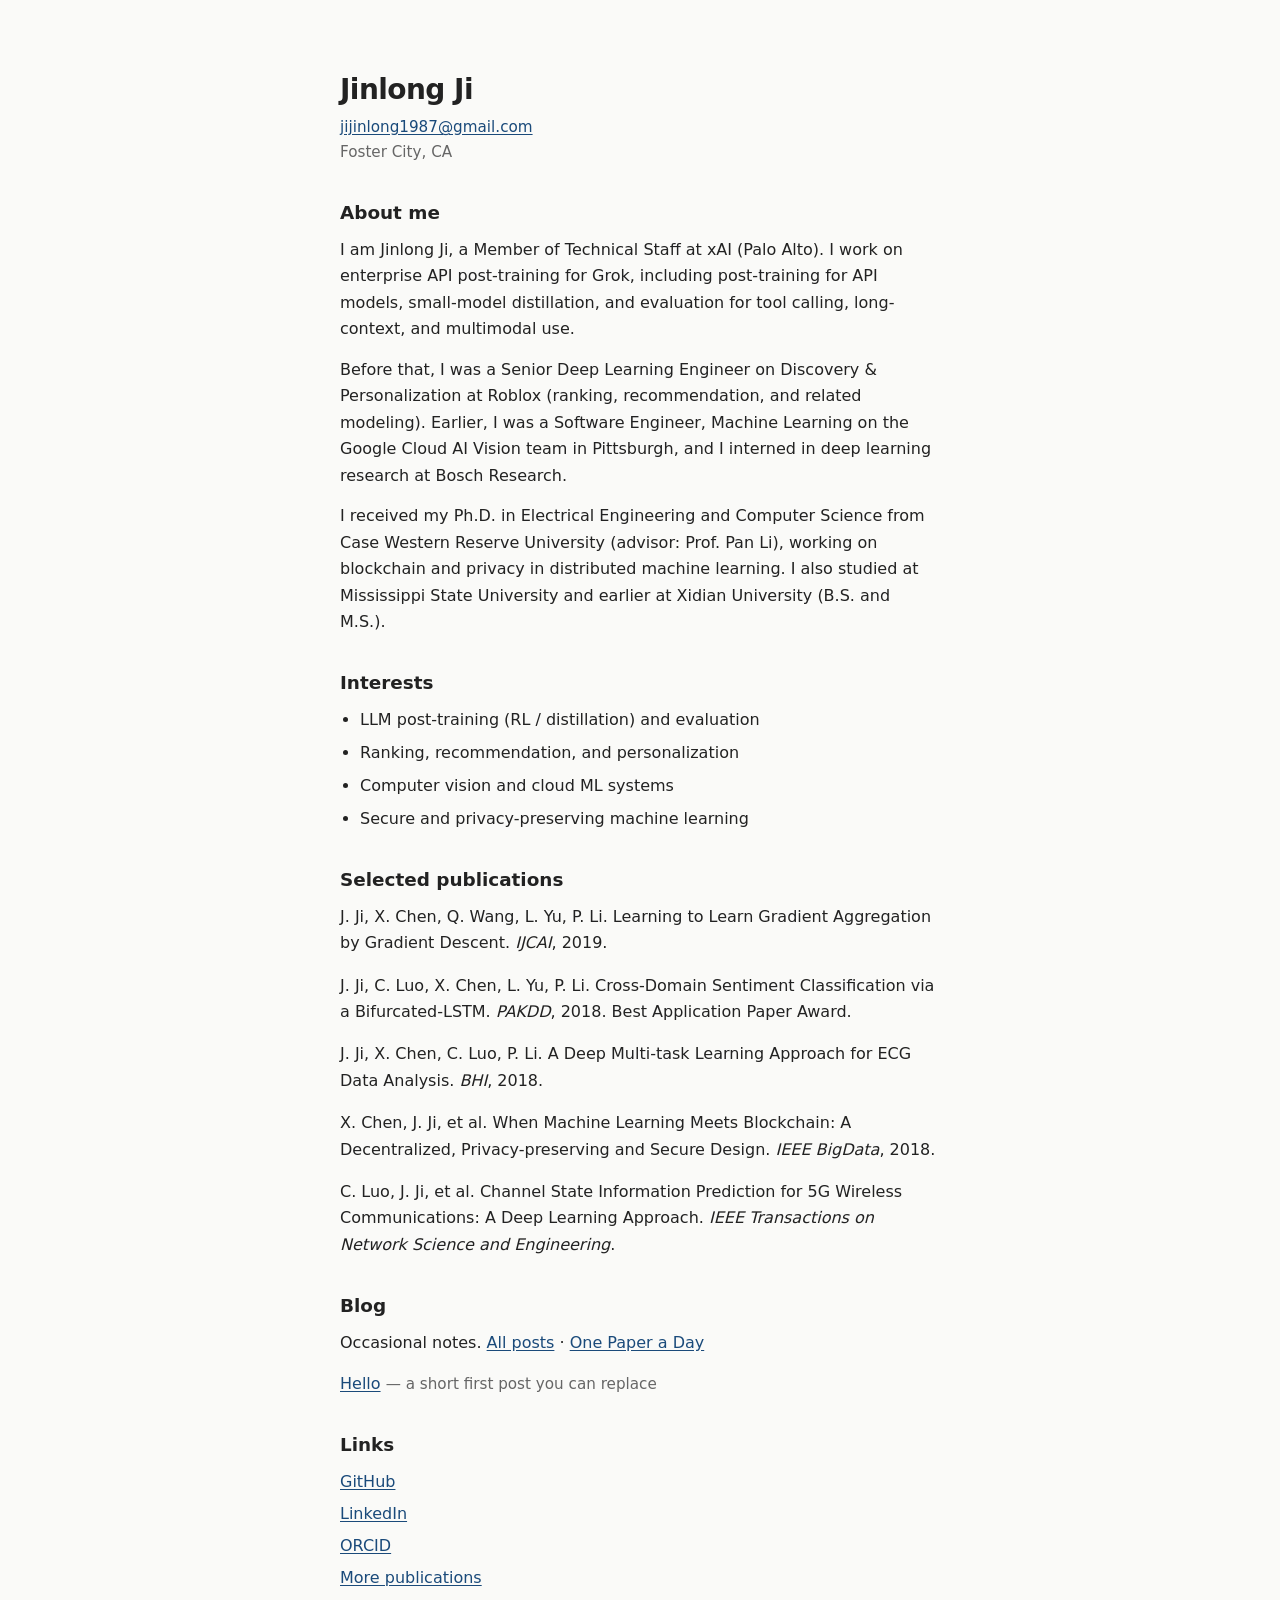
<file: index.html>
<!DOCTYPE html>
<html lang="en">
<head>
  <meta charset="UTF-8" />
  <meta name="viewport" content="width=device-width, initial-scale=1" />
  <meta name="description" content="Jinlong Ji — Member of Technical Staff at xAI." />
  <title>Jinlong Ji</title>
  <link rel="stylesheet" href="styles.css" />
</head>
<body>
  <main>
    <header>
      <h1>Jinlong Ji</h1>
      <p class="contact">
        <a href="mailto:jijinlong1987@gmail.com">jijinlong1987@gmail.com</a><br />
        Foster City, CA
      </p>
    </header>

    <section aria-labelledby="about">
      <h2 id="about">About me</h2>
      <p>
        I am Jinlong Ji, a Member of Technical Staff at xAI (Palo Alto).
        I work on enterprise API post-training for Grok, including post-training for API models,
        small-model distillation, and evaluation for tool calling, long-context, and multimodal use.
      </p>
      <p>
        Before that, I was a Senior Deep Learning Engineer on Discovery &amp; Personalization at Roblox
        (ranking, recommendation, and related modeling).
        Earlier, I was a Software Engineer, Machine Learning on the Google Cloud AI Vision team in Pittsburgh,
        and I interned in deep learning research at Bosch Research.
      </p>
      <p>
        I received my Ph.D. in Electrical Engineering and Computer Science from Case Western Reserve University
        (advisor: Prof. Pan Li), working on blockchain and privacy in distributed machine learning.
        I also studied at Mississippi State University and earlier at Xidian University (B.S. and M.S.).
      </p>
    </section>

    <section aria-labelledby="interests">
      <h2 id="interests">Interests</h2>
      <ul>
        <li>LLM post-training (RL / distillation) and evaluation</li>
        <li>Ranking, recommendation, and personalization</li>
        <li>Computer vision and cloud ML systems</li>
        <li>Secure and privacy-preserving machine learning</li>
      </ul>
    </section>

    <section aria-labelledby="pubs">
      <h2 id="pubs">Selected publications</h2>
      <ul class="pubs">
        <li>
          J. Ji, X. Chen, Q. Wang, L. Yu, P. Li.
          <span class="title">Learning to Learn Gradient Aggregation by Gradient Descent.</span>
          <em>IJCAI</em>, 2019.
        </li>
        <li>
          J. Ji, C. Luo, X. Chen, L. Yu, P. Li.
          <span class="title">Cross-Domain Sentiment Classification via a Bifurcated-LSTM.</span>
          <em>PAKDD</em>, 2018. Best Application Paper Award.
        </li>
        <li>
          J. Ji, X. Chen, C. Luo, P. Li.
          <span class="title">A Deep Multi-task Learning Approach for ECG Data Analysis.</span>
          <em>BHI</em>, 2018.
        </li>
        <li>
          X. Chen, J. Ji, et al.
          <span class="title">When Machine Learning Meets Blockchain: A Decentralized, Privacy-preserving and Secure Design.</span>
          <em>IEEE BigData</em>, 2018.
        </li>
        <li>
          C. Luo, J. Ji, et al.
          <span class="title">Channel State Information Prediction for 5G Wireless Communications: A Deep Learning Approach.</span>
          <em>IEEE Transactions on Network Science and Engineering</em>.
        </li>
      </ul>
    </section>


    <section aria-labelledby="blog">
      <h2 id="blog">Blog</h2>
      <p>
        Occasional notes.
        <a href="blog/">All posts</a>
        · <a href="papers/">One Paper a Day</a>
      </p>
      <ul class="blog-list">
        <li>
          <a href="blog/hello.html">Hello</a>
          <span class="meta"> — a short first post you can replace</span>
        </li>
      </ul>
    </section>

    <section aria-labelledby="links">
      <h2 id="links">Links</h2>
      <ul class="links">
        <li><a href="https://github.com/eggji">GitHub</a></li>
        <li><a href="https://www.linkedin.com/in/jinlong-ji-138a6b12b">LinkedIn</a></li>
        <li><a href="https://orcid.org/0000-0001-8348-4394">ORCID</a></li>
        <li><a href="https://www.csauthors.net/jinlong-ji/">More publications</a></li>
      </ul>
    </section>
  </main>
</body>
</html>
</file>
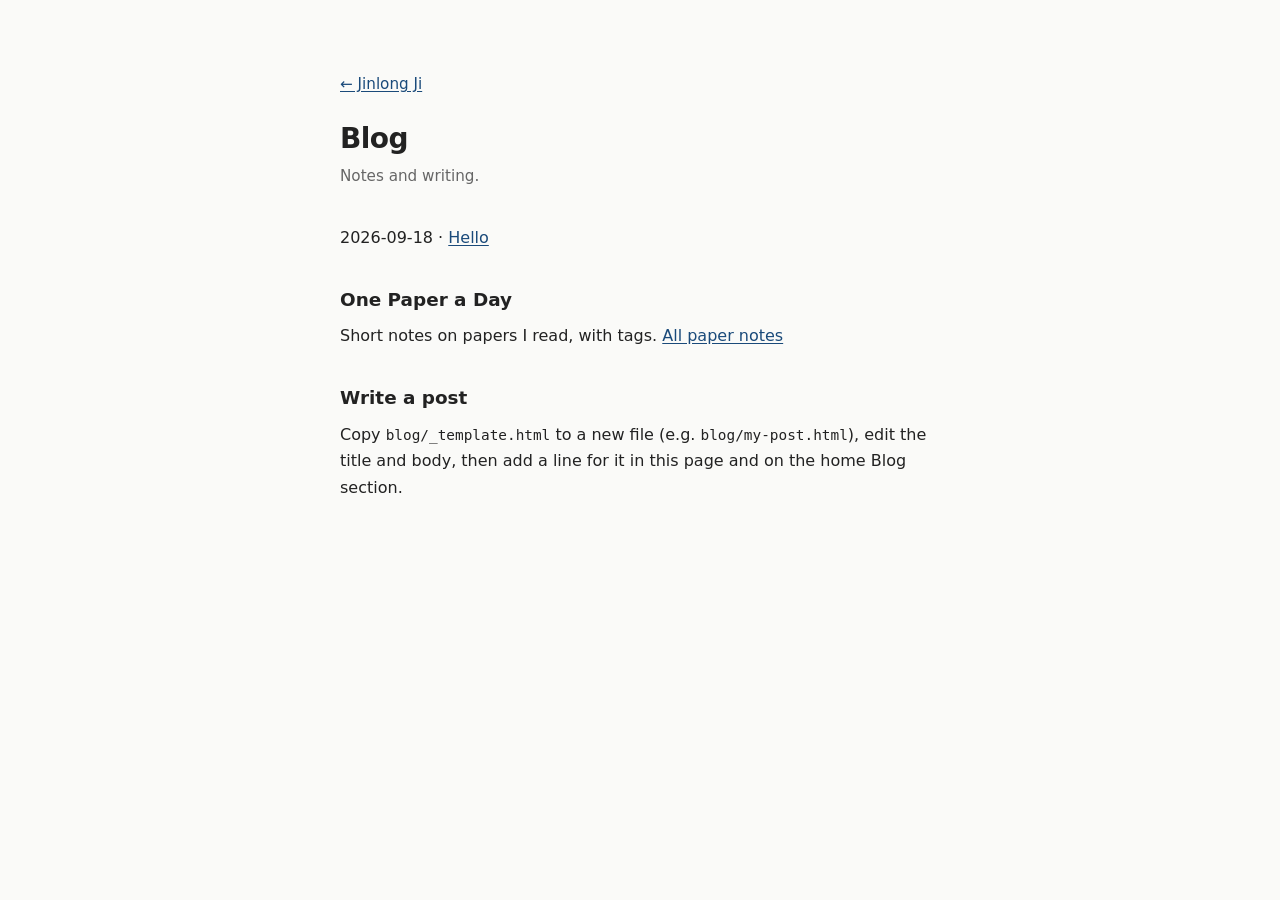
<file: blog/index.html>
<!DOCTYPE html>
<html lang="en">
<head>
  <meta charset="UTF-8" />
  <meta name="viewport" content="width=device-width, initial-scale=1" />
  <meta name="description" content="Blog — Jinlong Ji" />
  <title>Blog — Jinlong Ji</title>
  <link rel="stylesheet" href="../styles.css" />
</head>
<body>
  <main>
    <p class="nav-back"><a href="../">← Jinlong Ji</a></p>
    <header>
      <h1>Blog</h1>
      <p class="contact">Notes and writing.</p>
    </header>

    <ul class="blog-list">
      <li>
        <time datetime="2026-09-18">2026-09-18</time>
        · <a href="hello.html">Hello</a>
      </li>
    </ul>

    <section aria-labelledby="papers">
      <h2 id="papers">One Paper a Day</h2>
      <p>
        Short notes on papers I read, with tags.
        <a href="../papers/">All paper notes</a>
      </p>
    </section>

    <section aria-labelledby="write">
      <h2 id="write">Write a post</h2>
      <p>
        Copy <code>blog/_template.html</code> to a new file (e.g. <code>blog/my-post.html</code>),
        edit the title and body, then add a line for it in this page and on the home Blog section.
      </p>
    </section>
  </main>
</body>
</html>
</file>
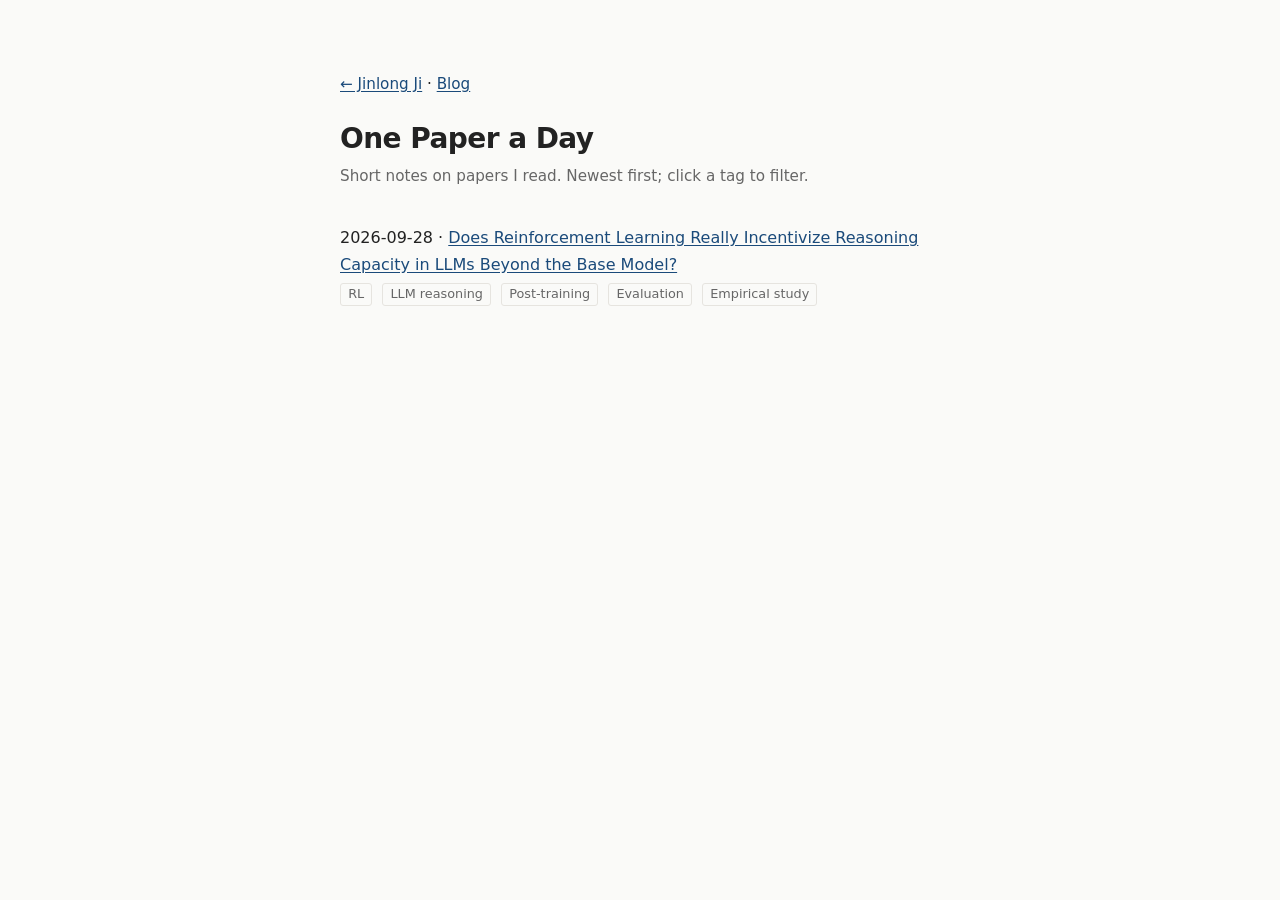
<file: papers/index.html>
<!DOCTYPE html>
<html lang="en">
<head>
  <meta charset="UTF-8" />
  <meta name="viewport" content="width=device-width, initial-scale=1" />
  <meta name="description" content="One Paper a Day — Jinlong Ji" />
  <title>One Paper a Day — Jinlong Ji</title>
  <link rel="stylesheet" href="../styles.css" />
</head>
<body>
  <main>
    <p class="nav-back"><a href="../">← Jinlong Ji</a> · <a href="../blog/">Blog</a></p>
    <header>
      <h1>One Paper a Day</h1>
      <p class="contact">Short notes on papers I read. Newest first; click a tag to filter.</p>
    </header>

    <p class="tag-filter" id="tag-filter" hidden>
      Tagged <strong id="tag-filter-name"></strong> · <a href="./" id="tag-filter-clear">show all</a>
    </p>

    <!-- Add new entries at the top. Tags in data-tags are separated by "|". -->
    <ul class="blog-list paper-list" id="paper-list">
      <li data-tags="RL|LLM reasoning|Post-training|Evaluation|Empirical study">
        <time datetime="2026-09-28">2026-09-28</time>
        · <a href="2504.13837.html">Does Reinforcement Learning Really Incentivize Reasoning Capacity in LLMs Beyond the Base Model?</a>
        <span class="tags">
          <a class="tag" href="?tag=RL">RL</a>
          <a class="tag" href="?tag=LLM%20reasoning">LLM reasoning</a>
          <a class="tag" href="?tag=Post-training">Post-training</a>
          <a class="tag" href="?tag=Evaluation">Evaluation</a>
          <a class="tag" href="?tag=Empirical%20study">Empirical study</a>
        </span>
      </li>
    </ul>
  </main>

  <script>
    (function () {
      var items = document.querySelectorAll("#paper-list > li");
      var bar = document.getElementById("tag-filter");
      var name = document.getElementById("tag-filter-name");

      function apply(tag) {
        items.forEach(function (li) {
          var tags = (li.getAttribute("data-tags") || "").split("|");
          li.hidden = tag ? tags.indexOf(tag) === -1 : false;
        });
        document.querySelectorAll("#paper-list .tag").forEach(function (a) {
          a.classList.toggle("is-active", a.textContent === tag);
        });
        bar.hidden = !tag;
        name.textContent = tag || "";
      }

      document.addEventListener("click", function (e) {
        var a = e.target.closest("#paper-list .tag, #tag-filter-clear");
        if (!a) return;
        e.preventDefault();
        var tag = a.classList.contains("tag") ? a.textContent : "";
        history.replaceState(null, "", tag ? "?tag=" + encodeURIComponent(tag) : "./");
        apply(tag);
      });

      apply(new URLSearchParams(location.search).get("tag") || "");
    })();
  </script>
</body>
</html>
</file>
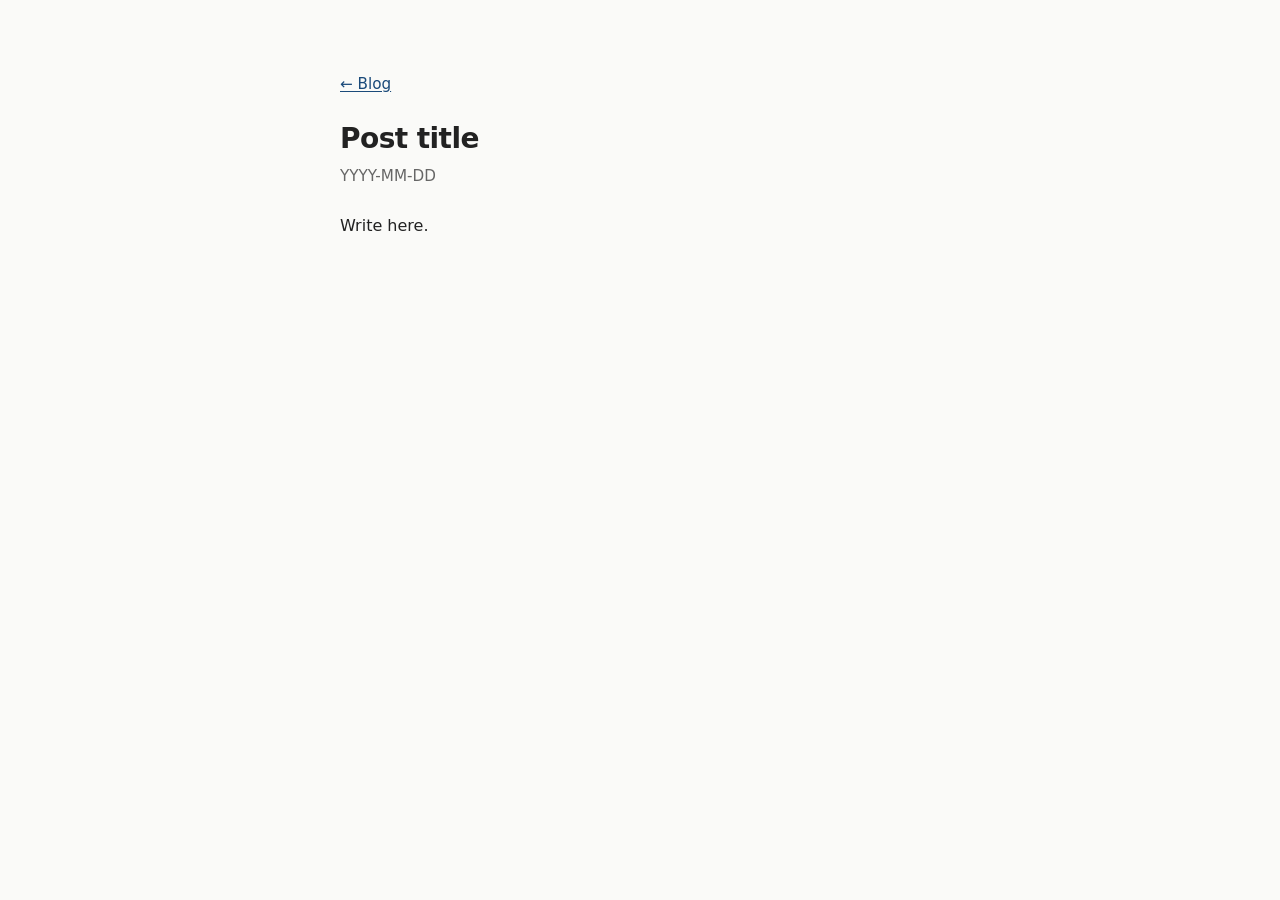
<file: blog/_template.html>
<!DOCTYPE html>
<html lang="en">
<head>
  <meta charset="UTF-8" />
  <meta name="viewport" content="width=device-width, initial-scale=1" />
  <title>Post title — Jinlong Ji</title>
  <link rel="stylesheet" href="../styles.css" />
</head>
<body>
  <main>
    <p class="nav-back"><a href="./">← Blog</a></p>
    <article>
      <header>
        <h1>Post title</h1>
        <p class="meta"><time datetime="YYYY-MM-DD">YYYY-MM-DD</time></p>
      </header>
      <p>Write here.</p>
    </article>
  </main>
</body>
</html>
</file>
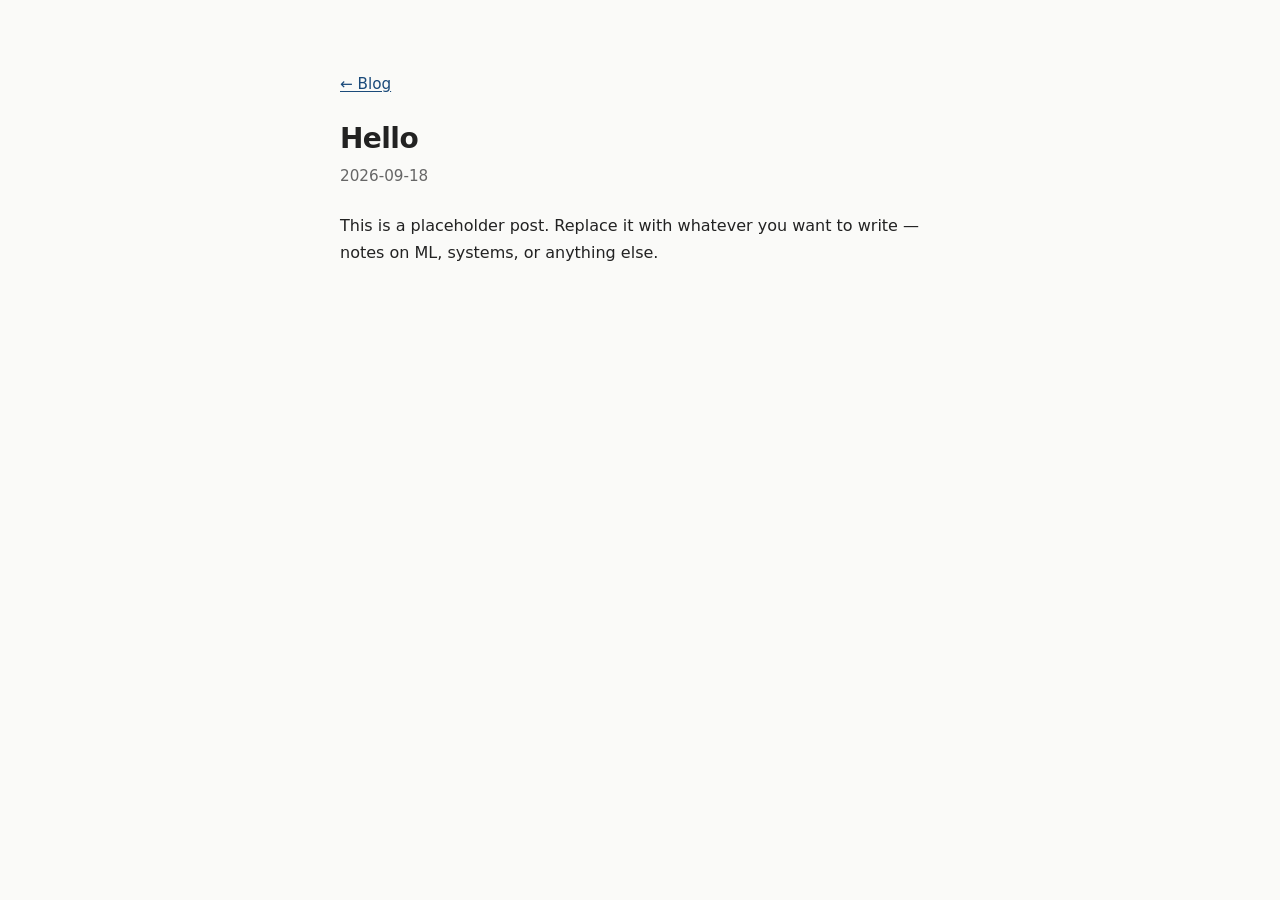
<file: blog/hello.html>
<!DOCTYPE html>
<html lang="en">
<head>
  <meta charset="UTF-8" />
  <meta name="viewport" content="width=device-width, initial-scale=1" />
  <title>Hello — Jinlong Ji</title>
  <link rel="stylesheet" href="../styles.css" />
</head>
<body>
  <main>
    <p class="nav-back"><a href="./">← Blog</a></p>
    <article>
      <header>
        <h1>Hello</h1>
        <p class="meta"><time datetime="2026-09-18">2026-09-18</time></p>
      </header>
      <p>
        This is a placeholder post. Replace it with whatever you want to write —
        notes on ML, systems, or anything else.
      </p>
    </article>
  </main>
</body>
</html>
</file>
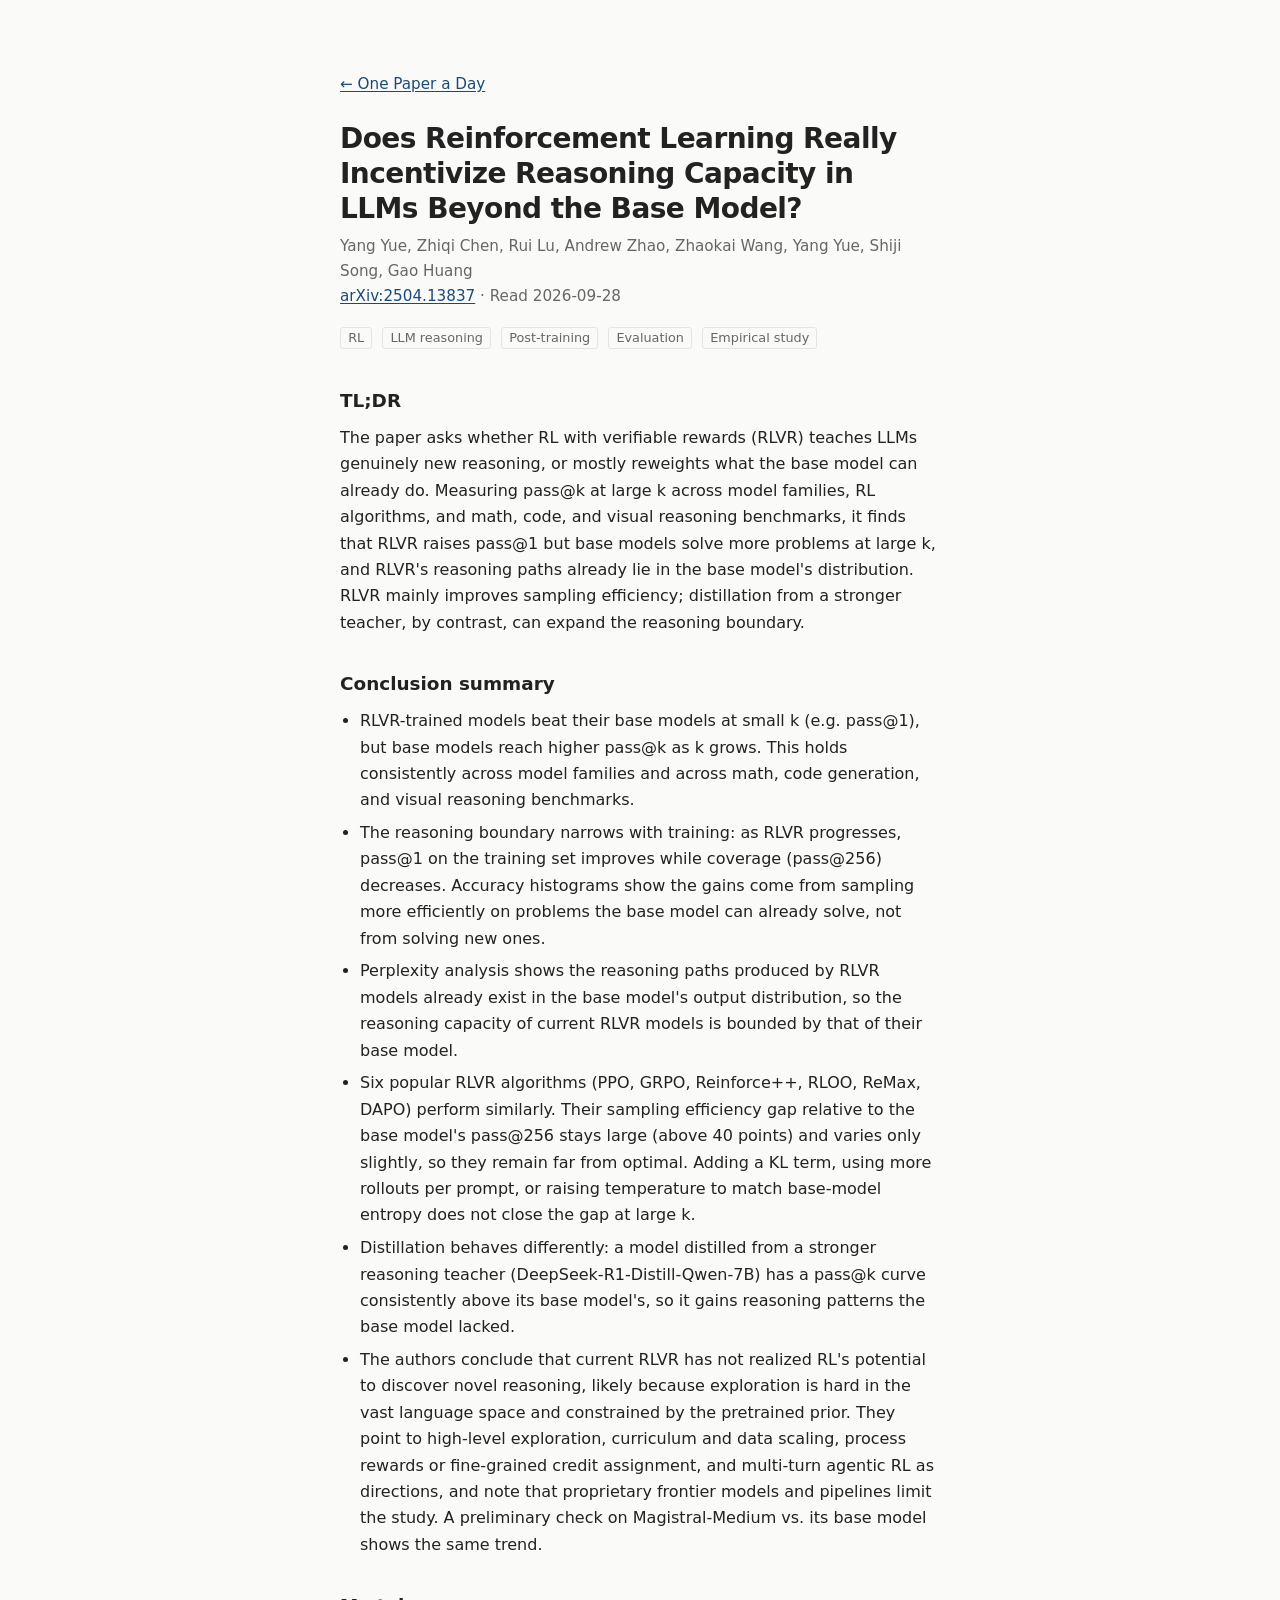
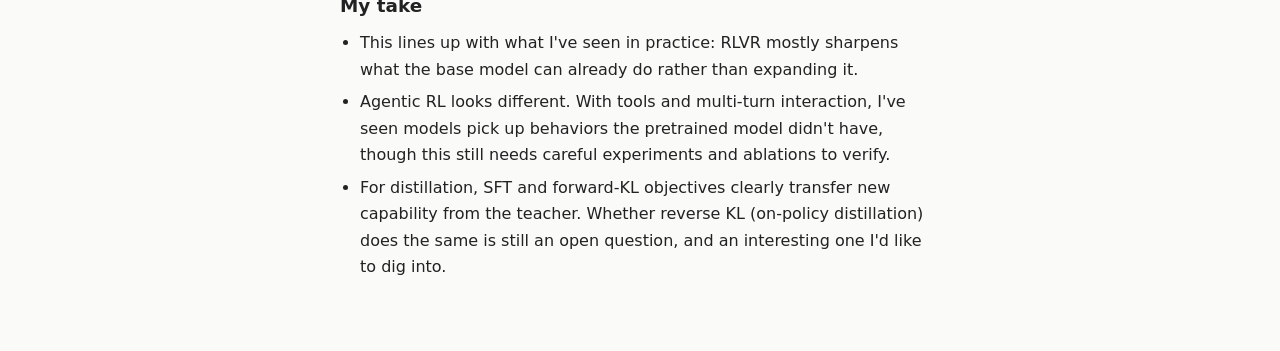
<file: papers/2504.13837.html>
<!DOCTYPE html>
<html lang="en">
<head>
  <meta charset="UTF-8" />
  <meta name="viewport" content="width=device-width, initial-scale=1" />
  <meta name="description" content="One Paper a Day: Does Reinforcement Learning Really Incentivize Reasoning Capacity in LLMs Beyond the Base Model?" />
  <title>Does Reinforcement Learning Really Incentivize Reasoning Capacity in LLMs Beyond the Base Model? — Jinlong Ji</title>
  <link rel="stylesheet" href="../styles.css" />
</head>
<body>
  <main>
    <p class="nav-back"><a href="./">← One Paper a Day</a></p>
    <article>
      <header>
        <h1>Does Reinforcement Learning Really Incentivize Reasoning Capacity in LLMs Beyond the Base Model?</h1>
        <p class="meta">
          Yang Yue, Zhiqi Chen, Rui Lu, Andrew Zhao, Zhaokai Wang, Yang Yue, Shiji Song, Gao Huang<br />
          <a href="https://arxiv.org/abs/2504.13837">arXiv:2504.13837</a>
          · Read <time datetime="2026-09-28">2026-09-28</time>
        </p>
        <p class="tags">
          <a class="tag" href="./?tag=RL">RL</a>
          <a class="tag" href="./?tag=LLM%20reasoning">LLM reasoning</a>
          <a class="tag" href="./?tag=Post-training">Post-training</a>
          <a class="tag" href="./?tag=Evaluation">Evaluation</a>
          <a class="tag" href="./?tag=Empirical%20study">Empirical study</a>
        </p>
      </header>

      <h2>TL;DR</h2>
      <p>
        The paper asks whether RL with verifiable rewards (RLVR) teaches LLMs genuinely new reasoning,
        or mostly reweights what the base model can already do. Measuring pass@k at large k across
        model families, RL algorithms, and math, code, and visual reasoning benchmarks, it finds that
        RLVR raises pass@1 but base models solve more problems at large k, and RLVR's reasoning paths
        already lie in the base model's distribution. RLVR mainly improves sampling efficiency;
        distillation from a stronger teacher, by contrast, can expand the reasoning boundary.
      </p>

      <h2>Conclusion summary</h2>
      <ul>
        <li>
          RLVR-trained models beat their base models at small k (e.g. pass@1), but base models reach
          higher pass@k as k grows. This holds consistently across model families and across math,
          code generation, and visual reasoning benchmarks.
        </li>
        <li>
          The reasoning boundary narrows with training: as RLVR progresses, pass@1 on the training set
          improves while coverage (pass@256) decreases. Accuracy histograms show the gains come from
          sampling more efficiently on problems the base model can already solve, not from solving new ones.
        </li>
        <li>
          Perplexity analysis shows the reasoning paths produced by RLVR models already exist in the base
          model's output distribution, so the reasoning capacity of current RLVR models is bounded by
          that of their base model.
        </li>
        <li>
          Six popular RLVR algorithms (PPO, GRPO, Reinforce++, RLOO, ReMax, DAPO) perform similarly.
          Their sampling efficiency gap relative to the base model's pass@256 stays large (above 40 points)
          and varies only slightly, so they remain far from optimal. Adding a KL term, using more rollouts
          per prompt, or raising temperature to match base-model entropy does not close the gap at large k.
        </li>
        <li>
          Distillation behaves differently: a model distilled from a stronger reasoning teacher
          (DeepSeek-R1-Distill-Qwen-7B) has a pass@k curve consistently above its base model's,
          so it gains reasoning patterns the base model lacked.
        </li>
        <li>
          The authors conclude that current RLVR has not realized RL's potential to discover novel
          reasoning, likely because exploration is hard in the vast language space and constrained by
          the pretrained prior. They point to high-level exploration, curriculum and data scaling,
          process rewards or fine-grained credit assignment, and multi-turn agentic RL as directions,
          and note that proprietary frontier models and pipelines limit the study. A preliminary check
          on Magistral-Medium vs. its base model shows the same trend.
        </li>
      </ul>

      <h2>My take</h2>
      <ul>
        <li>This lines up with what I've seen in practice: RLVR mostly sharpens what the base model can already do rather than expanding it.</li>
        <li>Agentic RL looks different. With tools and multi-turn interaction, I've seen models pick up behaviors the pretrained model didn't have, though this still needs careful experiments and ablations to verify.</li>
        <li>For distillation, SFT and forward-KL objectives clearly transfer new capability from the teacher. Whether reverse KL (on-policy distillation) does the same is still an open question, and an interesting one I'd like to dig into.</li>
      </ul>
    </article>
  </main>
</body>
</html>
</file>
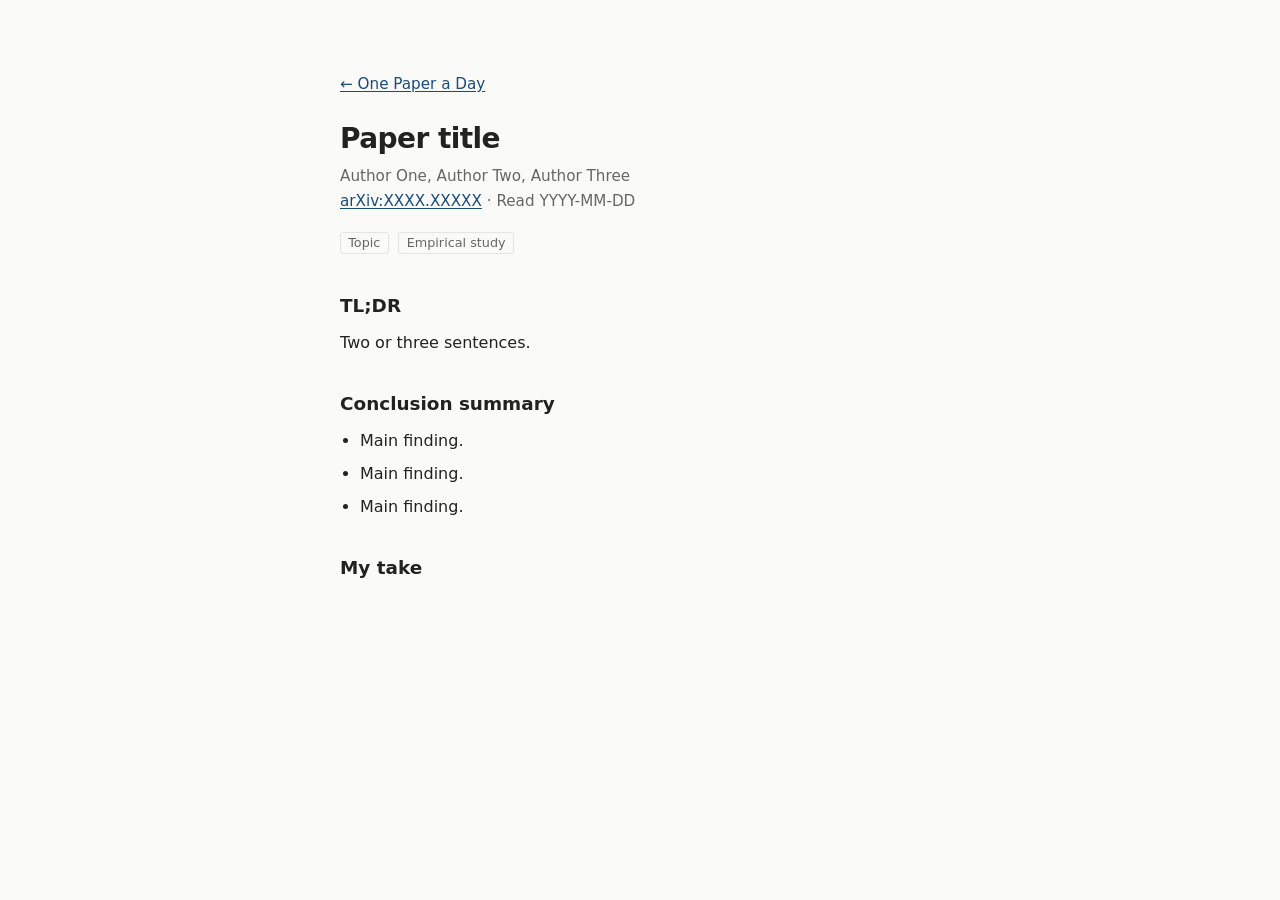
<file: papers/_template.html>
<!DOCTYPE html>
<html lang="en">
<head>
  <meta charset="UTF-8" />
  <meta name="viewport" content="width=device-width, initial-scale=1" />
  <meta name="description" content="One Paper a Day: Paper title" />
  <title>Paper title — Jinlong Ji</title>
  <link rel="stylesheet" href="../styles.css" />
</head>
<body>
  <main>
    <p class="nav-back"><a href="./">← One Paper a Day</a></p>
    <article>
      <header>
        <!-- Title -->
        <h1>Paper title</h1>
        <p class="meta">
          <!-- Authors -->
          Author One, Author Two, Author Three<br />
          <!-- arXiv link and date read -->
          <a href="https://arxiv.org/abs/XXXX.XXXXX">arXiv:XXXX.XXXXX</a>
          · Read <time datetime="YYYY-MM-DD">YYYY-MM-DD</time>
        </p>
        <!-- Tags: keep the text identical to the tags used in papers/index.html (URL-encode spaces as %20) -->
        <p class="tags">
          <a class="tag" href="./?tag=Topic">Topic</a>
          <a class="tag" href="./?tag=Empirical%20study">Empirical study</a>
        </p>
      </header>

      <h2>TL;DR</h2>
      <p>Two or three sentences.</p>

      <h2>Conclusion summary</h2>
      <ul>
        <li>Main finding.</li>
        <li>Main finding.</li>
        <li>Main finding.</li>
      </ul>

      <h2>My take</h2>
      <!-- My take: write your own notes here. -->
    </article>
  </main>
</body>
</html>
</file>
<file: styles.css>
/* Quiet academic-personal page — light, narrow, lots of air */

:root {
  --bg: #fafaf8;
  --text: #222;
  --muted: #666;
  --link: #1a4a7a;
  --rule: #e6e4df;
  --max: 40rem;
  --pad: 1.25rem;
}

*,
*::before,
*::after {
  box-sizing: border-box;
}

html {
  font-size: 100%;
  -webkit-text-size-adjust: 100%;
}

body {
  margin: 0;
  min-height: 100vh;
  font-family: system-ui, -apple-system, "Segoe UI", Roboto, Helvetica, Arial, sans-serif;
  font-size: 1rem;
  line-height: 1.65;
  color: var(--text);
  background: var(--bg);
}

main {
  max-width: var(--max);
  margin: 0 auto;
  padding: 3.5rem var(--pad) 4rem;
}

header {
  margin-bottom: 2.25rem;
}

h1 {
  margin: 0 0 0.5rem;
  font-size: 1.75rem;
  font-weight: 600;
  letter-spacing: -0.02em;
  line-height: 1.25;
}

.contact {
  margin: 0;
  font-size: 0.95rem;
  color: var(--muted);
}

h2 {
  margin: 2.25rem 0 0.75rem;
  font-size: 1.15rem;
  font-weight: 600;
  line-height: 1.3;
}

p {
  margin: 0 0 0.9rem;
}

ul {
  margin: 0.4rem 0 0;
  padding-left: 1.25rem;
}

li {
  margin: 0 0 0.4rem;
}

.pubs {
  list-style: none;
  padding-left: 0;
}

.pubs li {
  margin: 0 0 1rem;
  padding-left: 0;
}

.pubs .title {
  font-weight: 500;
}

.links {
  list-style: none;
  padding-left: 0;
}

.links li {
  margin: 0 0 0.35rem;
}

a {
  color: var(--link);
  text-decoration: underline;
  text-underline-offset: 0.12em;
}

a:hover,
a:focus-visible {
  text-decoration-thickness: 2px;
}

a:focus-visible {
  outline: 2px solid var(--text);
  outline-offset: 2px;
}

@media (min-width: 40rem) {
  main {
    padding-top: 4.5rem;
  }
}

.blog-list {
  list-style: none;
  padding-left: 0;
}

.blog-list li {
  margin: 0 0 0.65rem;
}

.meta {
  color: var(--muted);
  font-size: 0.95rem;
}

.nav-back {
  margin: 0 0 1.5rem;
  font-size: 0.95rem;
}

article header {
  margin-bottom: 1.5rem;
}

code {
  font-family: ui-monospace, SFMono-Regular, Menlo, monospace;
  font-size: 0.9em;
}

.tags {
  display: block;
  margin: 0.15rem 0 0;
}

.tag {
  display: inline-block;
  margin: 0 0.3rem 0.25rem 0;
  padding: 0 0.45rem;
  font-size: 0.8rem;
  line-height: 1.6;
  color: var(--muted);
  border: 1px solid var(--rule);
  border-radius: 3px;
  text-decoration: none;
}

.tag:hover,
.tag:focus-visible,
.tag.is-active {
  color: var(--link);
  border-color: currentColor;
}

.tag-filter {
  font-size: 0.95rem;
  color: var(--muted);
}
</file>
